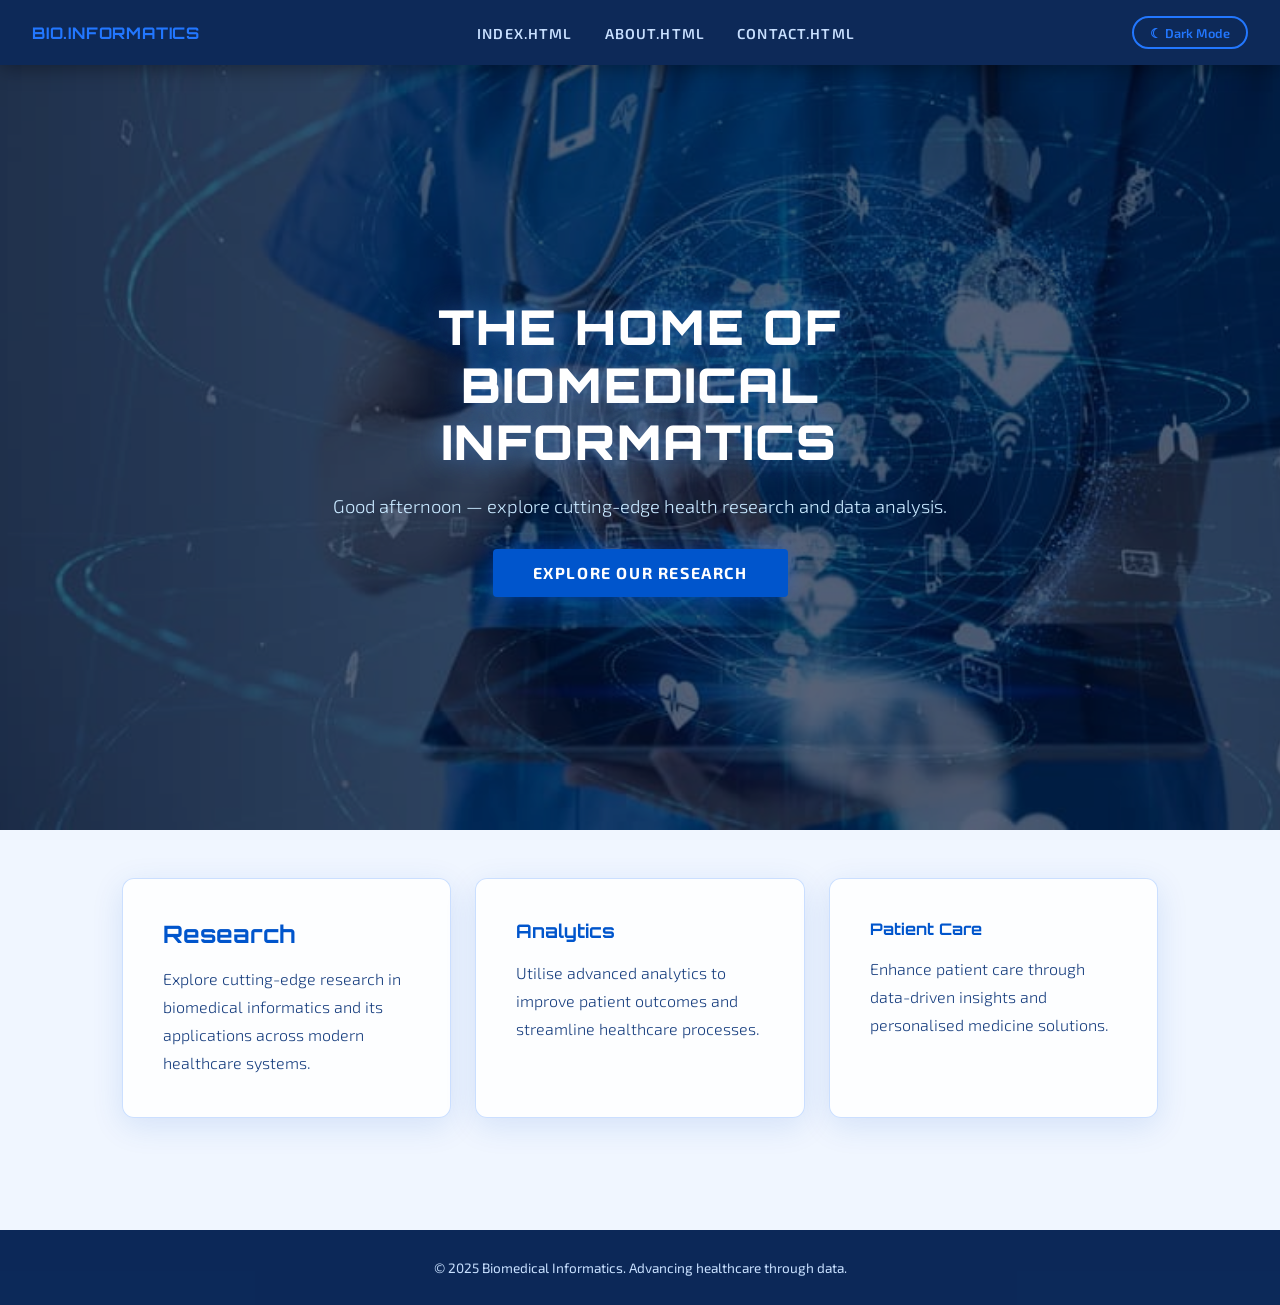
<file: index.html>
<!DOCTYPE html>
<html lang="en">
<head>
  <meta charset="UTF-8">
  <meta name="viewport" content="width=device-width, initial-scale=1.0">
  <title>Home of Biomedical Informatics</title>
  <style>
    @import url('https://fonts.googleapis.com/css2?family=Orbitron:wght@400;700;900&family=Exo+2:wght@300;400;600&display=swap');
    :root {
      --bg-primary: #f0f6ff; --bg-secondary: #ddeeff; --bg-card: rgba(255,255,255,0.85);
      --text-primary: #0a1f44; --text-secondary: #1a4080; --accent: #0055cc; --accent-glow: #2277ff;
      --nav-bg: rgba(0,30,80,0.95); --nav-text: #c8e0ff; --nav-hover: #ffffff;
      --hero-overlay: rgba(0,20,60,0.55); --card-border: rgba(0,100,255,0.2);
      --shadow: 0 8px 32px rgba(0,80,200,0.12); --transition: 0.4s ease;
    }
    body.dark-mode {
      --bg-primary: #050e1f; --bg-secondary: #0a1a30; --bg-card: rgba(10,25,55,0.9);
      --text-primary: #c8e4ff; --text-secondary: #80b8ff; --accent: #4499ff; --accent-glow: #66bbff;
      --nav-bg: rgba(2,8,20,0.98); --nav-text: #80b8ff; --hero-overlay: rgba(0,5,20,0.70);
      --card-border: rgba(80,160,255,0.3); --shadow: 0 8px 40px rgba(0,100,255,0.18);
    }
    *, *::before, *::after { box-sizing: border-box; margin: 0; padding: 0; }
    html { scroll-behavior: smooth; }
    body { font-family: 'Exo 2', sans-serif; background-color: var(--bg-primary); color: var(--text-primary); transition: background-color var(--transition), color var(--transition); min-height: 100vh; }
    nav { position: sticky; top: 0; z-index: 1000; background: var(--nav-bg); backdrop-filter: blur(12px); padding: 0 2rem; display: flex; align-items: center; justify-content: space-between; height: 65px; box-shadow: 0 2px 20px rgba(0,0,0,0.4); }
    .nav-brand { font-family: 'Orbitron', sans-serif; font-size: 1rem; font-weight: 700; color: var(--accent-glow); text-decoration: none; letter-spacing: 0.05em; }
    .nav-links { display: flex; gap: 2rem; list-style: none; }
    .nav-links a { color: var(--nav-text); text-decoration: none; font-size: 0.9rem; font-weight: 600; letter-spacing: 0.08em; text-transform: uppercase; transition: color 0.2s; }
    .nav-links a:hover { color: var(--nav-hover); }
    .nav-controls { display: flex; align-items: center; gap: 1rem; }
    #dark-mode-btn { background: transparent; border: 2px solid var(--accent-glow); color: var(--accent-glow); font-family: 'Exo 2', sans-serif; font-size: 0.8rem; font-weight: 600; padding: 0.4rem 1rem; border-radius: 50px; cursor: pointer; transition: all 0.3s ease; }
    #dark-mode-btn:hover { background: var(--accent-glow); color: #000; }
    .hamburger { display: none; flex-direction: column; gap: 5px; cursor: pointer; background: none; border: none; padding: 4px; }
    .hamburger span { display: block; width: 25px; height: 2px; background: var(--nav-text); border-radius: 2px; transition: all 0.3s ease; }
    .hamburger.active span:nth-child(1) { transform: rotate(45deg) translate(5px,5px); }
    .hamburger.active span:nth-child(2) { opacity: 0; }
    .hamburger.active span:nth-child(3) { transform: rotate(-45deg) translate(5px,-5px); }
    .hero { position: relative; min-height: 85vh; display: flex; align-items: center; justify-content: center; overflow: hidden; text-align: center; }
    .hero-bg { position: absolute; inset: 0; background-image: url('[data-uri]'); background-size: cover; background-position: center; filter: brightness(0.75); z-index: 0; }
    body.dark-mode .hero-bg { filter: brightness(0.45); }
    .hero-overlay { position: absolute; inset: 0; background: var(--hero-overlay); z-index: 1; }
    .hero-content { position: relative; z-index: 2; max-width: 800px; padding: 2rem; animation: fadeInUp 1s ease both; }
    .hero-content h1 { font-family: 'Orbitron', sans-serif; font-size: clamp(1.6rem,4vw,3rem); font-weight: 900; color: #fff; text-shadow: 0 0 30px rgba(80,160,255,0.6); line-height: 1.2; margin-bottom: 1.5rem; letter-spacing: 0.04em; }
    #dynamic-greeting { font-size: 1.15rem; color: #c8e8ff; margin-bottom: 2rem; font-weight: 300; }
    .hero-btn { display: inline-block; background: var(--accent); color: #fff; font-family: 'Exo 2', sans-serif; font-size: 1rem; font-weight: 700; letter-spacing: 0.1em; text-transform: uppercase; padding: 0.9rem 2.5rem; border-radius: 4px; border: none; cursor: pointer; transition: all 0.3s ease; box-shadow: 0 0 20px rgba(0,100,255,0.4); }
    .hero-btn:hover { background: var(--accent-glow); transform: translateY(-2px); }
    .info-grid { display: grid; grid-template-columns: repeat(auto-fit, minmax(280px,1fr)); gap: 1.5rem; padding: 3rem 2rem; max-width: 1100px; margin: 0 auto; }
    .section-card { background: var(--bg-card); border: 1px solid var(--card-border); border-radius: 12px; padding: 2.5rem; box-shadow: var(--shadow); transition: transform 0.3s ease, box-shadow 0.3s ease; backdrop-filter: blur(8px); }
    .section-card:hover { transform: translateY(-4px); box-shadow: 0 16px 48px rgba(0,100,255,0.18); }
    .section-card h2, .section-card h3, .section-card h4 { font-family: 'Orbitron', sans-serif; color: var(--accent); margin-bottom: 1rem; }
    .section-card p { color: var(--text-secondary); line-height: 1.75; font-weight: 300; }
    footer { background: var(--nav-bg); text-align: center; padding: 1.8rem; color: var(--nav-text); font-size: 0.85rem; margin-top: 4rem; }
    @keyframes fadeInUp { from { opacity: 0; transform: translateY(24px); } to { opacity: 1; transform: translateY(0); } }
    .fade-in { animation: fadeInUp 0.7s ease both; }
    @media (max-width: 768px) {
      .nav-links { display: none; position: absolute; top: 65px; left: 0; right: 0; background: var(--nav-bg); flex-direction: column; gap: 0; padding: 1rem 0; }
      .nav-links.open { display: flex; }
      .nav-links a { display: block; padding: 0.85rem 2rem; }
      .hamburger { display: flex; }
    }
  </style>
</head>
<body>
  <nav>
    <a href="index.html" class="nav-brand">BIO.INFORMATICS</a>
    <ul class="nav-links" id="nav-links">
      <li><a href="index.html">index.html</a></li>
      <li><a href="about.html">about.html</a></li>
      <li><a href="contact.html">contact.html</a></li>
    </ul>
    <div class="nav-controls">
      <button id="dark-mode-btn">☾ Dark Mode</button>
      <button class="hamburger" id="hamburger" aria-expanded="false">
        <span></span><span></span><span></span>
      </button>
    </div>
  </nav>
  <section class="hero">
    <div class="hero-bg"></div>
    <div class="hero-overlay"></div>
    <div class="hero-content">
      <h1>THE HOME OF BIOMEDICAL INFORMATICS</h1>
      <p id="dynamic-greeting">Welcome — explore cutting-edge health research and data analysis.</p>
      <button class="hero-btn" id="hero-btn">Explore Our Research</button>
    </div>
  </section>
  <div class="info-grid" id="info-grid">
    <div class="section-card fade-in">
      <h2>Research</h2>
      <p>Explore cutting-edge research in biomedical informatics and its applications across modern healthcare systems.</p>
    </div>
    <div class="section-card fade-in">
      <h3>Analytics</h3>
      <p>Utilise advanced analytics to improve patient outcomes and streamline healthcare processes.</p>
    </div>
    <div class="section-card fade-in">
      <h4>Patient Care</h4>
      <p>Enhance patient care through data-driven insights and personalised medicine solutions.</p>
    </div>
  </div>
  <footer><p>&copy; 2025 Biomedical Informatics. Advancing healthcare through data.</p></footer>
  <script>
    function updateGreeting() {
      var el = document.getElementById('dynamic-greeting');
      if (!el) return;
      var h = new Date().getHours();
      el.textContent = h < 12 ? 'Good morning — welcome to the forefront of Biomedical Informatics.'
        : h < 17 ? 'Good afternoon — explore cutting-edge health research and data analysis.'
        : 'Good evening — discover how data transforms patient care.';
    }
    function initHeroButton() {
      var btn = document.getElementById('hero-btn');
      if (!btn) return;
      btn.onclick = function() {
        var grid = document.getElementById('info-grid');
        if (grid) grid.scrollIntoView({ behavior: 'smooth' });
      };
    }
    function initDarkMode() {
      var btn = document.getElementById('dark-mode-btn');
      if (!btn) return;
      try { if (localStorage.getItem('theme') === 'dark') { document.body.classList.add('dark-mode'); btn.textContent = '☀ Light Mode'; } } catch(e){}
      btn.onclick = function() {
        var dark = document.body.classList.toggle('dark-mode');
        btn.textContent = dark ? '☀ Light Mode' : '☾ Dark Mode';
        try { localStorage.setItem('theme', dark ? 'dark' : 'light'); } catch(e){}
      };
    }
    function initHamburger() {
      var hb = document.getElementById('hamburger');
      var nl = document.getElementById('nav-links');
      if (!hb || !nl) return;
      hb.onclick = function() {
        var open = nl.classList.toggle('open');
        hb.classList.toggle('active', open);
        hb.setAttribute('aria-expanded', open);
      };
      var links = nl.getElementsByTagName('a');
      for (var i = 0; i < links.length; i++) {
        links[i].onclick = function() { nl.classList.remove('open'); hb.classList.remove('active'); };
      }
    }
    updateGreeting(); initHeroButton(); initDarkMode(); initHamburger();
  </script>
</body>
</html>
</file>
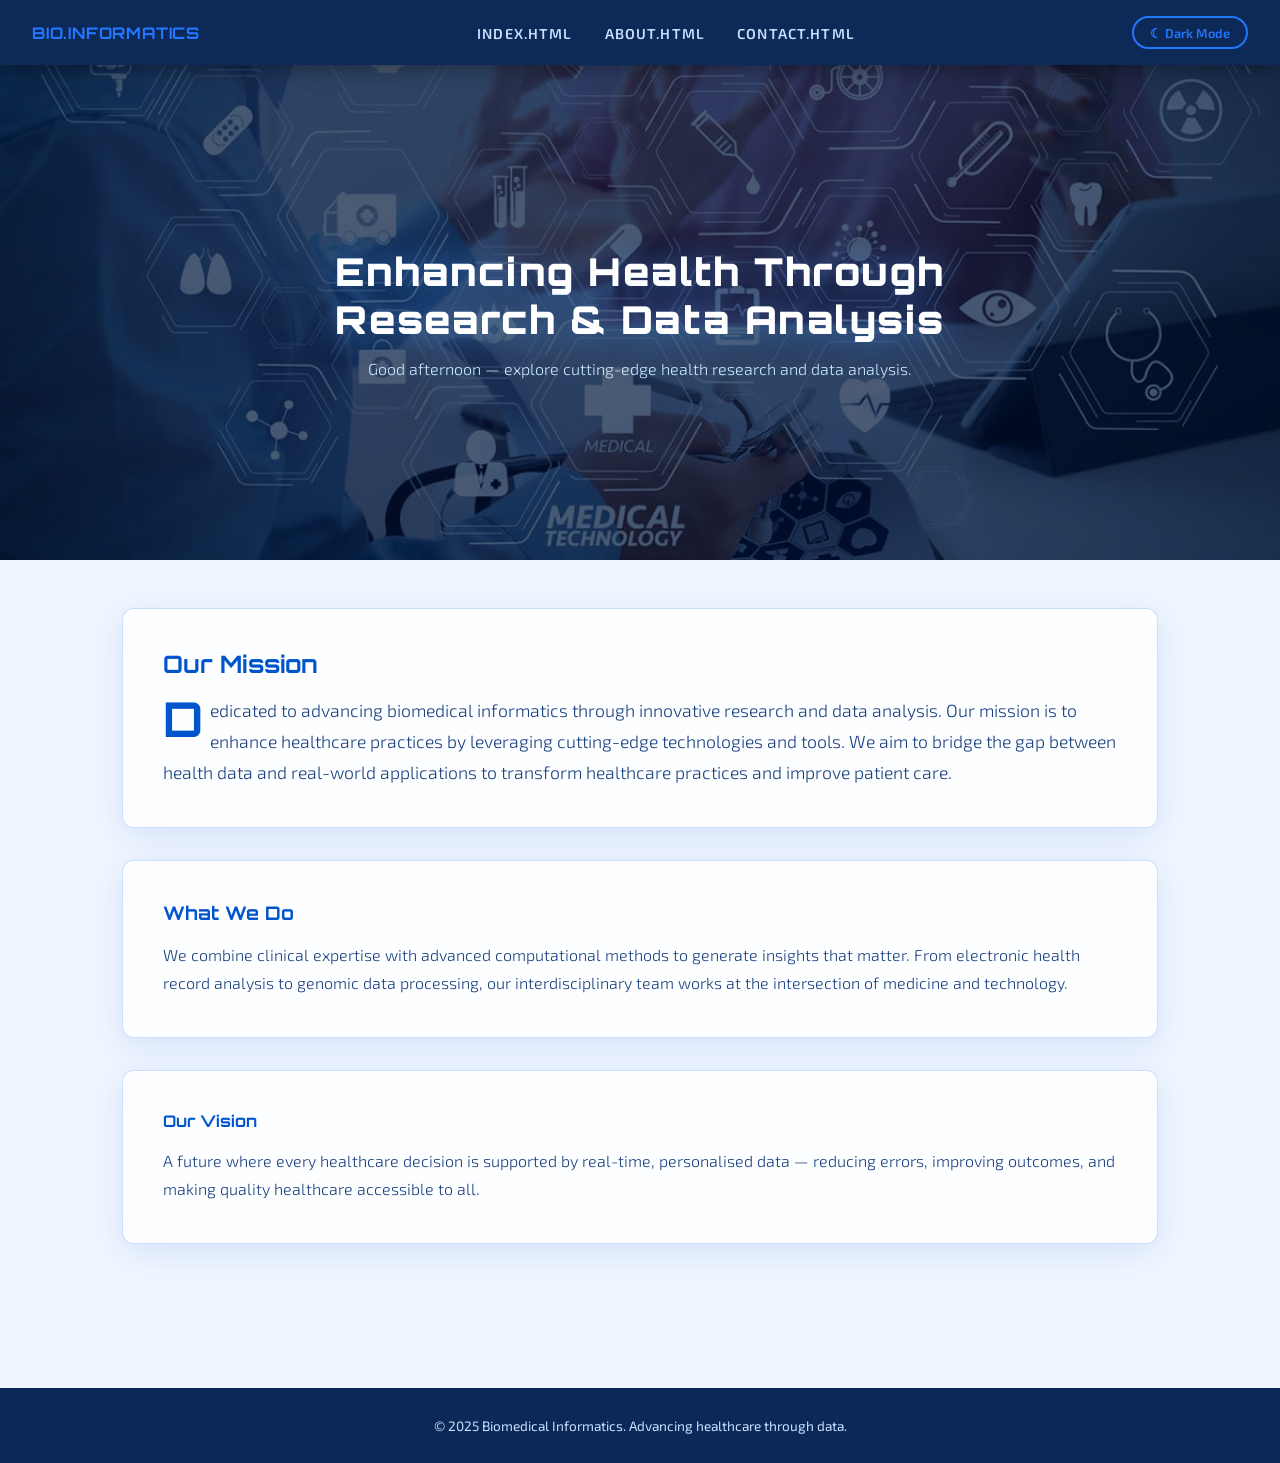
<file: About-us.html>
<!DOCTYPE html>
<html lang="en">
<head>
  <meta charset="UTF-8">
  <meta name="viewport" content="width=device-width, initial-scale=1.0">
  <title>About Us — Biomedical Informatics</title>
  <style>@import url('https://fonts.googleapis.com/css2?family=Orbitron:wght@400;700;900&family=Exo+2:wght@300;400;600&display=swap');
    :root { --bg-primary:#f0f6ff;--bg-secondary:#ddeeff;--bg-card:rgba(255,255,255,0.85);--text-primary:#0a1f44;--text-secondary:#1a4080;--accent:#0055cc;--accent-glow:#2277ff;--nav-bg:rgba(0,30,80,0.95);--nav-text:#c8e0ff;--hero-overlay:rgba(0,20,60,0.55);--card-border:rgba(0,100,255,0.2);--shadow:0 8px 32px rgba(0,80,200,0.12);--transition:0.4s ease; }
    body.dark-mode { --bg-primary:#050e1f;--bg-secondary:#0a1a30;--bg-card:rgba(10,25,55,0.9);--text-primary:#c8e4ff;--text-secondary:#80b8ff;--accent:#4499ff;--accent-glow:#66bbff;--nav-bg:rgba(2,8,20,0.98);--nav-text:#80b8ff;--hero-overlay:rgba(0,5,20,0.70);--card-border:rgba(80,160,255,0.3);--shadow:0 8px 40px rgba(0,100,255,0.18); }
    *,*::before,*::after{box-sizing:border-box;margin:0;padding:0;}
    html{scroll-behavior:smooth;}
    body{font-family:'Exo 2',sans-serif;background-color:var(--bg-primary);color:var(--text-primary);transition:background-color var(--transition),color var(--transition);min-height:100vh;}
    nav{position:sticky;top:0;z-index:1000;background:var(--nav-bg);backdrop-filter:blur(12px);padding:0 2rem;display:flex;align-items:center;justify-content:space-between;height:65px;box-shadow:0 2px 20px rgba(0,0,0,0.4);}
    .nav-brand{font-family:'Orbitron',sans-serif;font-size:1rem;font-weight:700;color:var(--accent-glow);text-decoration:none;letter-spacing:0.05em;}
    .nav-links{display:flex;gap:2rem;list-style:none;}
    .nav-links a{color:var(--nav-text);text-decoration:none;font-size:0.9rem;font-weight:600;letter-spacing:0.08em;text-transform:uppercase;transition:color 0.2s;}
    .nav-links a:hover{color:#fff;}
    .nav-controls{display:flex;align-items:center;gap:1rem;}
    #dark-mode-btn{background:transparent;border:2px solid var(--accent-glow);color:var(--accent-glow);font-family:'Exo 2',sans-serif;font-size:0.8rem;font-weight:600;padding:0.4rem 1rem;border-radius:50px;cursor:pointer;transition:all 0.3s;}
    #dark-mode-btn:hover{background:var(--accent-glow);color:#000;}
    .hamburger{display:none;flex-direction:column;gap:5px;cursor:pointer;background:none;border:none;padding:4px;}
    .hamburger span{display:block;width:25px;height:2px;background:var(--nav-text);border-radius:2px;transition:all 0.3s;}
    .hamburger.active span:nth-child(1){transform:rotate(45deg) translate(5px,5px);}
    .hamburger.active span:nth-child(2){opacity:0;}
    .hamburger.active span:nth-child(3){transform:rotate(-45deg) translate(5px,-5px);}
    .page-hero{position:relative;height:55vh;min-height:320px;display:flex;align-items:center;justify-content:center;overflow:hidden;text-align:center;}
    .page-hero-bg{position:absolute;inset:0;background-size:cover;background-position:center;filter:brightness(0.72);z-index:0;}
    body.dark-mode .page-hero-bg{filter:brightness(0.4);}
    .hero-overlay{position:absolute;inset:0;background:var(--hero-overlay);z-index:1;}
    .hero-content{position:relative;z-index:2;max-width:800px;padding:2rem;animation:fadeInUp 0.9s ease both;}
    .hero-content h1{font-family:'Orbitron',sans-serif;font-size:clamp(1.3rem,3.5vw,2.4rem);font-weight:900;color:#fff;text-shadow:0 0 30px rgba(80,160,255,0.6);line-height:1.25;letter-spacing:0.04em;margin-bottom:1rem;}
    .hero-content p{font-size:1rem;color:#c8e8ff;font-weight:300;}
    main{max-width:1100px;margin:0 auto;padding:3rem 2rem;}
    .section-card{background:var(--bg-card);border:1px solid var(--card-border);border-radius:12px;padding:2.5rem;margin-bottom:2rem;box-shadow:var(--shadow);transition:transform 0.3s,box-shadow 0.3s;backdrop-filter:blur(8px);}
    .section-card:hover{transform:translateY(-4px);box-shadow:0 16px 48px rgba(0,100,255,0.18);}
    .section-card h2,.section-card h3,.section-card h4{font-family:'Orbitron',sans-serif;color:var(--accent);margin-bottom:1rem;}
    .section-card p{color:var(--text-secondary);line-height:1.75;font-weight:300;}
    .about-intro{font-size:1.1rem;line-height:1.85;color:var(--text-secondary);font-weight:300;}
    .about-intro::first-letter{font-size:3rem;font-family:'Orbitron',sans-serif;font-weight:700;color:var(--accent);float:left;line-height:1;margin-right:0.15em;}
    .contact-info-card{display:flex;flex-direction:column;gap:1rem;margin-bottom:2.5rem;}
    .contact-info-item{display:flex;align-items:center;gap:1rem;padding:1rem 1.5rem;background:var(--bg-secondary);border-radius:8px;border-left:4px solid var(--accent);}
    .contact-info-item span.label{font-family:'Orbitron',sans-serif;font-size:0.75rem;color:var(--accent);text-transform:uppercase;letter-spacing:0.1em;min-width:80px;}
    .contact-info-item span.value{color:var(--text-primary);font-weight:400;}
    .contact-form{display:flex;flex-direction:column;gap:1.2rem;}
    .form-group{display:flex;flex-direction:column;gap:0.4rem;}
    .form-group label{font-size:0.85rem;font-weight:600;color:var(--accent);letter-spacing:0.06em;text-transform:uppercase;}
    .form-group input,.form-group textarea{background:var(--bg-secondary);border:1px solid var(--card-border);border-radius:6px;padding:0.75rem 1rem;color:var(--text-primary);font-family:'Exo 2',sans-serif;font-size:1rem;outline:none;}
    .form-group input:focus,.form-group textarea:focus{border-color:var(--accent);box-shadow:0 0 0 3px rgba(0,100,255,0.15);}
    .form-group textarea{min-height:130px;resize:vertical;}
    .form-error{color:#ff4444;font-size:0.8rem;display:none;}
    .form-error.visible{display:block;}
    .submit-btn{background:var(--accent);color:#fff;font-family:'Exo 2',sans-serif;font-size:1rem;font-weight:700;letter-spacing:0.08em;text-transform:uppercase;padding:0.85rem 2rem;border:none;border-radius:6px;cursor:pointer;transition:all 0.3s;align-self:flex-start;}
    .submit-btn:hover{background:var(--accent-glow);transform:translateY(-2px);}
    .form-success{display:none;padding:1rem 1.5rem;background:rgba(0,200,100,0.15);border:1px solid #00cc66;border-radius:8px;color:#00cc66;font-weight:600;text-align:center;}
    .form-success.visible{display:block;animation:fadeInUp 0.5s ease;}
    footer{background:var(--nav-bg);text-align:center;padding:1.8rem;color:var(--nav-text);font-size:0.85rem;margin-top:4rem;}
    @keyframes fadeInUp{from{opacity:0;transform:translateY(24px);}to{opacity:1;transform:translateY(0);}}
    .fade-in{animation:fadeInUp 0.7s ease both;}
    @media(max-width:768px){.nav-links{display:none;position:absolute;top:65px;left:0;right:0;background:var(--nav-bg);flex-direction:column;gap:0;padding:1rem 0;}.nav-links.open{display:flex;}.nav-links a{display:block;padding:0.85rem 2rem;}.hamburger{display:flex;}}</style>
</head>
<body>
  <nav>
    <a href="index.html" class="nav-brand">BIO.INFORMATICS</a>
    <ul class="nav-links" id="nav-links">
      <li><a href="index.html">index.html</a></li>
      <li><a href="about.html">about.html</a></li>
      <li><a href="contact.html">contact.html</a></li>
    </ul>
    <div class="nav-controls">
      <button id="dark-mode-btn">☾ Dark Mode</button>
      <button class="hamburger" id="hamburger" aria-expanded="false"><span></span><span></span><span></span></button>
    </div>
  </nav>
  <section class="page-hero">
    <div class="page-hero-bg" style="background-image:url('[data-uri]');"></div>
    <div class="hero-overlay"></div>
    <div class="hero-content">
      <h1>Enhancing Health Through Research &amp; Data Analysis</h1>
      <p id="dynamic-greeting"></p>
    </div>
  </section>
  <main>
    <div class="section-card fade-in">
      <h2>Our Mission</h2>
      <p class="about-intro">Dedicated to advancing biomedical informatics through innovative research and data analysis. Our mission is to enhance healthcare practices by leveraging cutting-edge technologies and tools. We aim to bridge the gap between health data and real-world applications to transform healthcare practices and improve patient care.</p>
    </div>
    <div class="section-card fade-in">
      <h3>What We Do</h3>
      <p>We combine clinical expertise with advanced computational methods to generate insights that matter. From electronic health record analysis to genomic data processing, our interdisciplinary team works at the intersection of medicine and technology.</p>
    </div>
    <div class="section-card fade-in">
      <h4>Our Vision</h4>
      <p>A future where every healthcare decision is supported by real-time, personalised data — reducing errors, improving outcomes, and making quality healthcare accessible to all.</p>
    </div>
  </main>
  <footer><p>&copy; 2025 Biomedical Informatics. Advancing healthcare through data.</p></footer>
  <script>function initDarkMode(){var btn=document.getElementById("dark-mode-btn");if(!btn)return;try{if(localStorage.getItem("theme")==="dark"){document.body.classList.add("dark-mode");btn.textContent="☀ Light Mode";}}catch(e){}btn.onclick=function(){var dark=document.body.classList.toggle("dark-mode");btn.textContent=dark?"☀ Light Mode":"☾ Dark Mode";try{localStorage.setItem("theme",dark?"dark":"light");}catch(e){}};}
    function initHamburger(){var hb=document.getElementById("hamburger");var nl=document.getElementById("nav-links");if(!hb||!nl)return;hb.onclick=function(){var open=nl.classList.toggle("open");hb.classList.toggle("active",open);hb.setAttribute("aria-expanded",open);};var links=nl.getElementsByTagName("a");for(var i=0;i<links.length;i++){links[i].onclick=function(){nl.classList.remove("open");hb.classList.remove("active");};}}
    function updateGreeting(){var el=document.getElementById("dynamic-greeting");if(!el)return;var h=new Date().getHours();el.textContent=h<12?"Good morning — welcome to the forefront of Biomedical Informatics.":h<17?"Good afternoon — explore cutting-edge health research and data analysis.":"Good evening — discover how data transforms patient care.";}
    updateGreeting();initDarkMode();initHamburger();</script>
</body>
</html>
</file>
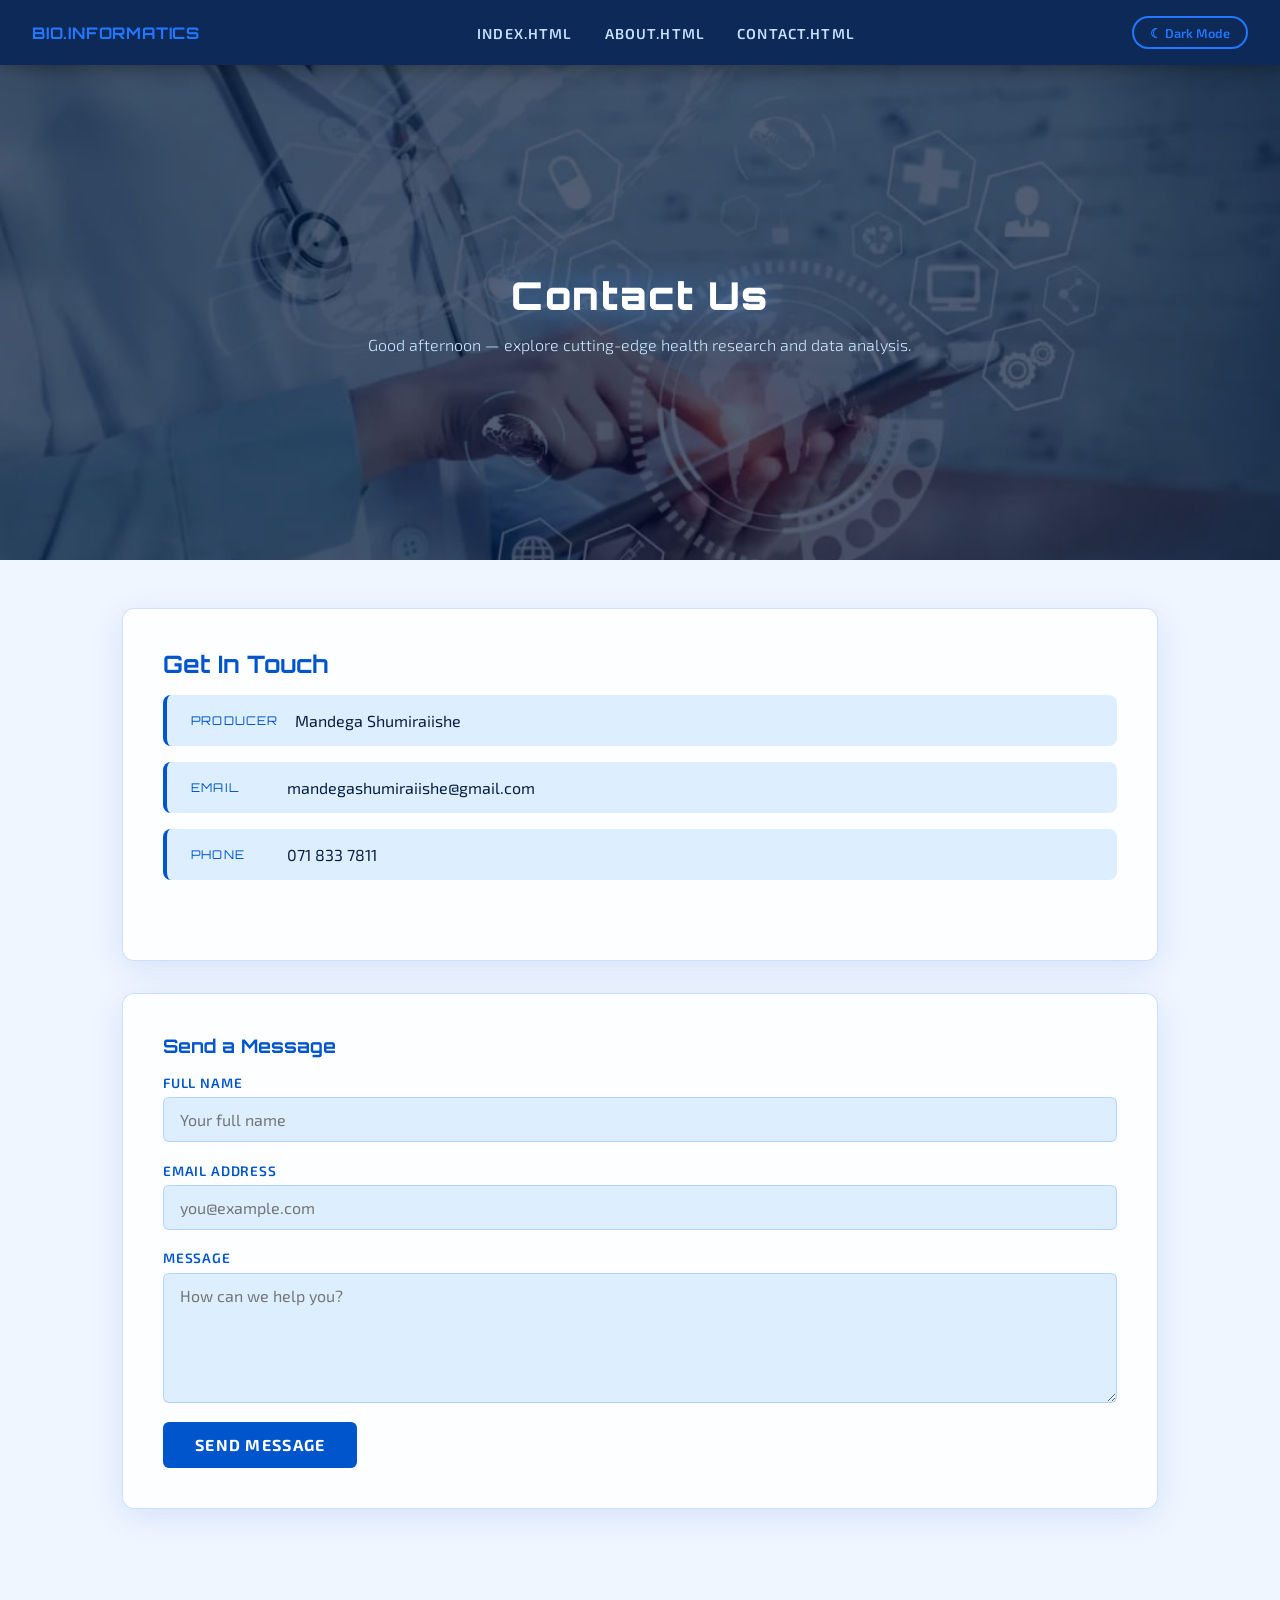
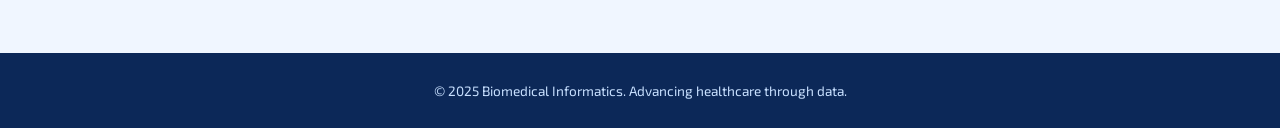
<file: Contact-us.html>
<!DOCTYPE html>
<html lang="en">
<head>
  <meta charset="UTF-8">
  <meta name="viewport" content="width=device-width, initial-scale=1.0">
  <title>Contact Us — Biomedical Informatics</title>
  <style>@import url('https://fonts.googleapis.com/css2?family=Orbitron:wght@400;700;900&family=Exo+2:wght@300;400;600&display=swap');
    :root{--bg-primary:#f0f6ff;--bg-secondary:#ddeeff;--bg-card:rgba(255,255,255,0.85);--text-primary:#0a1f44;--text-secondary:#1a4080;--accent:#0055cc;--accent-glow:#2277ff;--nav-bg:rgba(0,30,80,0.95);--nav-text:#c8e0ff;--hero-overlay:rgba(0,20,60,0.55);--card-border:rgba(0,100,255,0.2);--shadow:0 8px 32px rgba(0,80,200,0.12);--transition:0.4s ease;}
    body.dark-mode{--bg-primary:#050e1f;--bg-secondary:#0a1a30;--bg-card:rgba(10,25,55,0.9);--text-primary:#c8e4ff;--text-secondary:#80b8ff;--accent:#4499ff;--accent-glow:#66bbff;--nav-bg:rgba(2,8,20,0.98);--nav-text:#80b8ff;--hero-overlay:rgba(0,5,20,0.70);--card-border:rgba(80,160,255,0.3);--shadow:0 8px 40px rgba(0,100,255,0.18);}
    *,*::before,*::after{box-sizing:border-box;margin:0;padding:0;}html{scroll-behavior:smooth;}
    body{font-family:'Exo 2',sans-serif;background-color:var(--bg-primary);color:var(--text-primary);transition:background-color var(--transition),color var(--transition);min-height:100vh;}
    nav{position:sticky;top:0;z-index:1000;background:var(--nav-bg);backdrop-filter:blur(12px);padding:0 2rem;display:flex;align-items:center;justify-content:space-between;height:65px;box-shadow:0 2px 20px rgba(0,0,0,0.4);}
    .nav-brand{font-family:'Orbitron',sans-serif;font-size:1rem;font-weight:700;color:var(--accent-glow);text-decoration:none;letter-spacing:0.05em;}
    .nav-links{display:flex;gap:2rem;list-style:none;}.nav-links a{color:var(--nav-text);text-decoration:none;font-size:0.9rem;font-weight:600;letter-spacing:0.08em;text-transform:uppercase;transition:color 0.2s;}.nav-links a:hover{color:#fff;}
    .nav-controls{display:flex;align-items:center;gap:1rem;}
    #dark-mode-btn{background:transparent;border:2px solid var(--accent-glow);color:var(--accent-glow);font-family:'Exo 2',sans-serif;font-size:0.8rem;font-weight:600;padding:0.4rem 1rem;border-radius:50px;cursor:pointer;transition:all 0.3s;}
    #dark-mode-btn:hover{background:var(--accent-glow);color:#000;}
    .hamburger{display:none;flex-direction:column;gap:5px;cursor:pointer;background:none;border:none;padding:4px;}
    .hamburger span{display:block;width:25px;height:2px;background:var(--nav-text);border-radius:2px;transition:all 0.3s;}
    .hamburger.active span:nth-child(1){transform:rotate(45deg) translate(5px,5px);}.hamburger.active span:nth-child(2){opacity:0;}.hamburger.active span:nth-child(3){transform:rotate(-45deg) translate(5px,-5px);}
    .page-hero{position:relative;height:55vh;min-height:320px;display:flex;align-items:center;justify-content:center;overflow:hidden;text-align:center;}
    .page-hero-bg{position:absolute;inset:0;background-size:cover;background-position:center;filter:brightness(0.72);z-index:0;}
    body.dark-mode .page-hero-bg{filter:brightness(0.4);}
    .hero-overlay{position:absolute;inset:0;background:var(--hero-overlay);z-index:1;}
    .hero-content{position:relative;z-index:2;max-width:800px;padding:2rem;animation:fadeInUp 0.9s ease both;}
    .hero-content h1{font-family:'Orbitron',sans-serif;font-size:clamp(1.3rem,3.5vw,2.4rem);font-weight:900;color:#fff;text-shadow:0 0 30px rgba(80,160,255,0.6);line-height:1.25;letter-spacing:0.04em;margin-bottom:1rem;}
    .hero-content p{font-size:1rem;color:#c8e8ff;font-weight:300;}
    main{max-width:1100px;margin:0 auto;padding:3rem 2rem;}
    .section-card{background:var(--bg-card);border:1px solid var(--card-border);border-radius:12px;padding:2.5rem;margin-bottom:2rem;box-shadow:var(--shadow);transition:transform 0.3s,box-shadow 0.3s;backdrop-filter:blur(8px);}
    .section-card:hover{transform:translateY(-4px);box-shadow:0 16px 48px rgba(0,100,255,0.18);}
    .section-card h2,.section-card h3,.section-card h4{font-family:'Orbitron',sans-serif;color:var(--accent);margin-bottom:1rem;}
    .section-card p{color:var(--text-secondary);line-height:1.75;font-weight:300;}
    .contact-info-card{display:flex;flex-direction:column;gap:1rem;margin-bottom:2.5rem;}
    .contact-info-item{display:flex;align-items:center;gap:1rem;padding:1rem 1.5rem;background:var(--bg-secondary);border-radius:8px;border-left:4px solid var(--accent);}
    .contact-info-item span.label{font-family:'Orbitron',sans-serif;font-size:0.75rem;color:var(--accent);text-transform:uppercase;letter-spacing:0.1em;min-width:80px;}
    .contact-info-item span.value{color:var(--text-primary);font-weight:400;}
    .contact-form{display:flex;flex-direction:column;gap:1.2rem;}
    .form-group{display:flex;flex-direction:column;gap:0.4rem;}
    .form-group label{font-size:0.85rem;font-weight:600;color:var(--accent);letter-spacing:0.06em;text-transform:uppercase;}
    .form-group input,.form-group textarea{background:var(--bg-secondary);border:1px solid var(--card-border);border-radius:6px;padding:0.75rem 1rem;color:var(--text-primary);font-family:'Exo 2',sans-serif;font-size:1rem;outline:none;}
    .form-group input:focus,.form-group textarea:focus{border-color:var(--accent);box-shadow:0 0 0 3px rgba(0,100,255,0.15);}
    .form-group textarea{min-height:130px;resize:vertical;}
    .form-error{color:#ff4444;font-size:0.8rem;display:none;}.form-error.visible{display:block;}
    .submit-btn{background:var(--accent);color:#fff;font-family:'Exo 2',sans-serif;font-size:1rem;font-weight:700;letter-spacing:0.08em;text-transform:uppercase;padding:0.85rem 2rem;border:none;border-radius:6px;cursor:pointer;transition:all 0.3s;align-self:flex-start;}
    .submit-btn:hover{background:var(--accent-glow);transform:translateY(-2px);}
    .form-success{display:none;padding:1rem 1.5rem;background:rgba(0,200,100,0.15);border:1px solid #00cc66;border-radius:8px;color:#00cc66;font-weight:600;text-align:center;}
    .form-success.visible{display:block;animation:fadeInUp 0.5s ease;}
    footer{background:var(--nav-bg);text-align:center;padding:1.8rem;color:var(--nav-text);font-size:0.85rem;margin-top:4rem;}
    @keyframes fadeInUp{from{opacity:0;transform:translateY(24px);}to{opacity:1;transform:translateY(0);}}.fade-in{animation:fadeInUp 0.7s ease both;}
    @media(max-width:768px){.nav-links{display:none;position:absolute;top:65px;left:0;right:0;background:var(--nav-bg);flex-direction:column;gap:0;padding:1rem 0;}.nav-links.open{display:flex;}.nav-links a{display:block;padding:0.85rem 2rem;}.hamburger{display:flex;}}</style>
</head>
<body>
  <nav>
    <a href="index.html" class="nav-brand">BIO.INFORMATICS</a>
    <ul class="nav-links" id="nav-links">
      <li><a href="index.html">index.html</a></li>
      <li><a href="about.html">about.html</a></li>
      <li><a href="contact.html">contact.html</a></li>
    </ul>
    <div class="nav-controls">
      <button id="dark-mode-btn">☾ Dark Mode</button>
      <button class="hamburger" id="hamburger" aria-expanded="false"><span></span><span></span><span></span></button>
    </div>
  </nav>
  <section class="page-hero">
    <div class="page-hero-bg" style="background-image:url('[data-uri]');"></div>
    <div class="hero-overlay"></div>
    <div class="hero-content">
      <h1>Contact Us</h1>
      <p id="dynamic-greeting"></p>
    </div>
  </section>
  <main>
    <div class="section-card fade-in">
      <h2>Get In Touch</h2>
      <div class="contact-info-card">
        <div class="contact-info-item"><span class="label">Producer</span><span class="value">Mandega Shumiraiishe</span></div>
        <div class="contact-info-item"><span class="label">Email</span><span class="value">mandegashumiraiishe@gmail.com</span></div>
        <div class="contact-info-item"><span class="label">Phone</span><span class="value">071 833 7811</span></div>
      </div>
    </div>
    <div class="section-card fade-in">
      <h3>Send a Message</h3>
      <div id="form-success" class="form-success">✓ Thank you! Your message has been received. We will be in touch shortly.</div>
      <form class="contact-form" id="contact-form" novalidate>
        <div class="form-group">
          <label for="contact-name">Full Name</label>
          <input type="text" id="contact-name" name="name" placeholder="Your full name">
          <span class="form-error" id="name-error">Please enter your name.</span>
        </div>
        <div class="form-group">
          <label for="contact-email">Email Address</label>
          <input type="email" id="contact-email" name="email" placeholder="you@example.com">
          <span class="form-error" id="email-error">Please enter a valid email address.</span>
        </div>
        <div class="form-group">
          <label for="contact-message">Message</label>
          <textarea id="contact-message" name="message" placeholder="How can we help you?"></textarea>
          <span class="form-error" id="message-error">Please enter a message.</span>
        </div>
        <button type="submit" class="submit-btn">Send Message</button>
      </form>
    </div>
  </main>
  <footer><p>&copy; 2025 Biomedical Informatics. Advancing healthcare through data.</p></footer>
  <script>
    function updateGreeting(){var el=document.getElementById("dynamic-greeting");if(!el)return;var h=new Date().getHours();el.textContent=h<12?"Good morning — welcome to the forefront of Biomedical Informatics.":h<17?"Good afternoon — explore cutting-edge health research and data analysis.":"Good evening — discover how data transforms patient care.";}
    function initDarkMode(){var btn=document.getElementById("dark-mode-btn");if(!btn)return;try{if(localStorage.getItem("theme")==="dark"){document.body.classList.add("dark-mode");btn.textContent="☀ Light Mode";}}catch(e){}btn.onclick=function(){var dark=document.body.classList.toggle("dark-mode");btn.textContent=dark?"☀ Light Mode":"☾ Dark Mode";try{localStorage.setItem("theme",dark?"dark":"light");}catch(e){}}}
    function initHamburger(){var hb=document.getElementById("hamburger");var nl=document.getElementById("nav-links");if(!hb||!nl)return;hb.onclick=function(){var open=nl.classList.toggle("open");hb.classList.toggle("active",open);hb.setAttribute("aria-expanded",open);};var links=nl.getElementsByTagName("a");for(var i=0;i<links.length;i++){links[i].onclick=function(){nl.classList.remove("open");hb.classList.remove("active");};}}
    function initForm(){var form=document.getElementById("contact-form");if(!form)return;form.onsubmit=function(e){e.preventDefault();var valid=true;var errs=form.getElementsByClassName("form-error");for(var i=0;i<errs.length;i++){errs[i].classList.remove("visible");}var name=document.getElementById("contact-name");if(name&&name.value.trim()===""){document.getElementById("name-error").classList.add("visible");valid=false;}var email=document.getElementById("contact-email");if(email&&!/^[^\s@]+@[^\s@]+\.[^\s@]+$/.test(email.value.trim())){document.getElementById("email-error").classList.add("visible");valid=false;}var msg=document.getElementById("contact-message");if(msg&&msg.value.trim()===""){document.getElementById("message-error").classList.add("visible");valid=false;}if(valid){var s=document.getElementById("form-success");if(s)s.classList.add("visible");form.reset();}};}
    updateGreeting();initDarkMode();initHamburger();initForm();
  </script>
</body>
</html>
</file>
